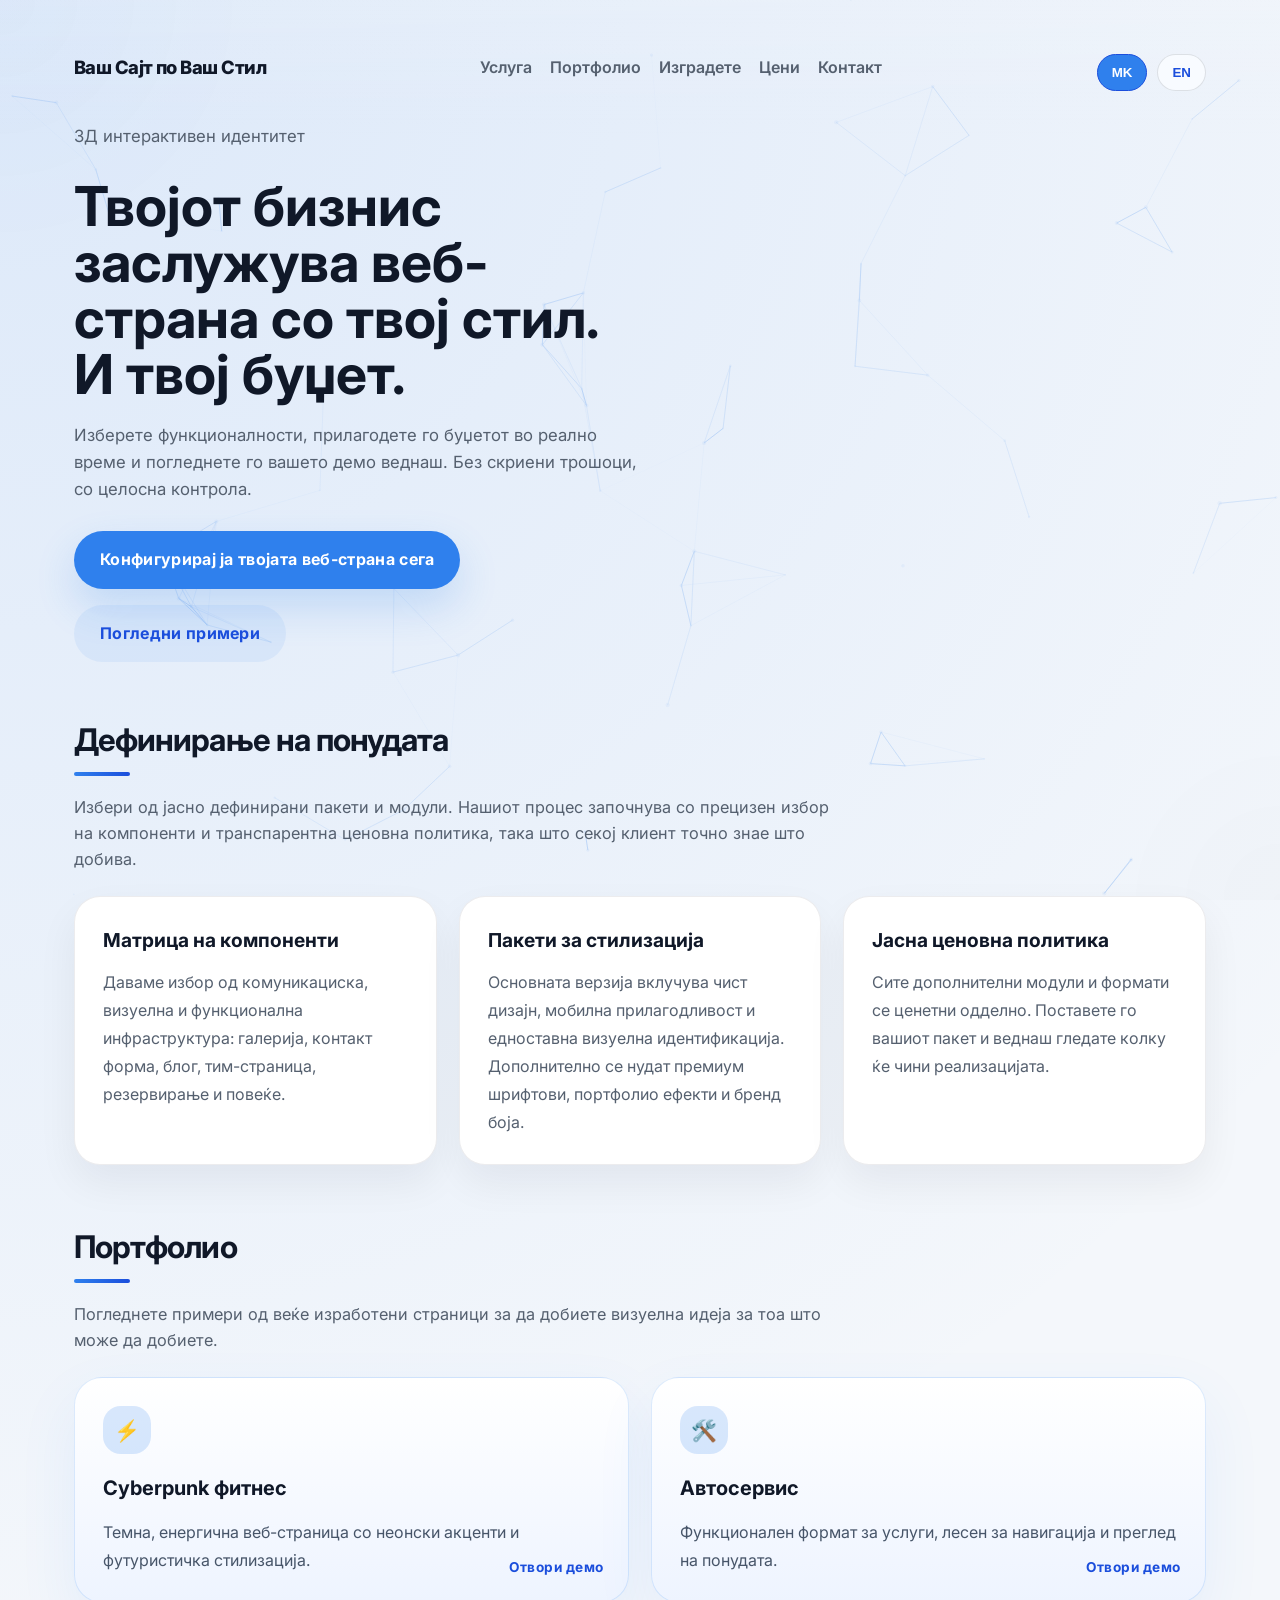
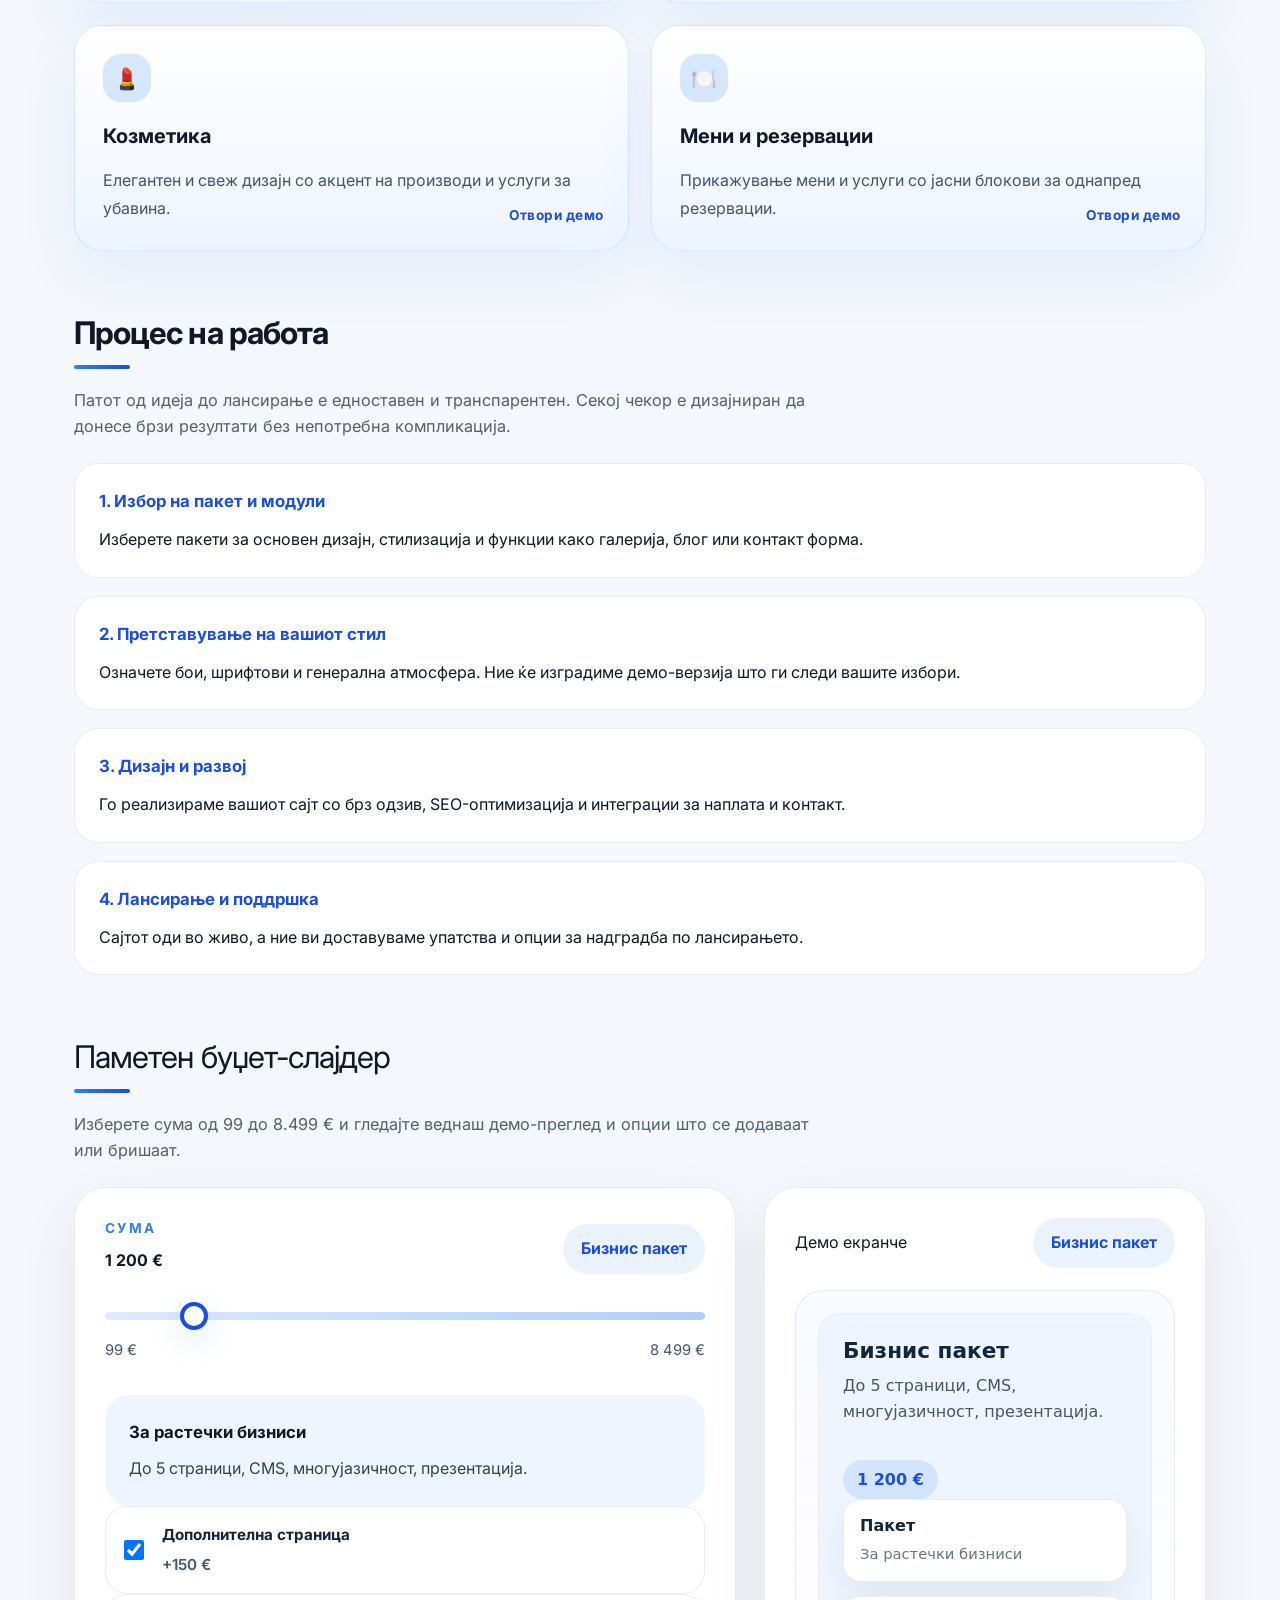
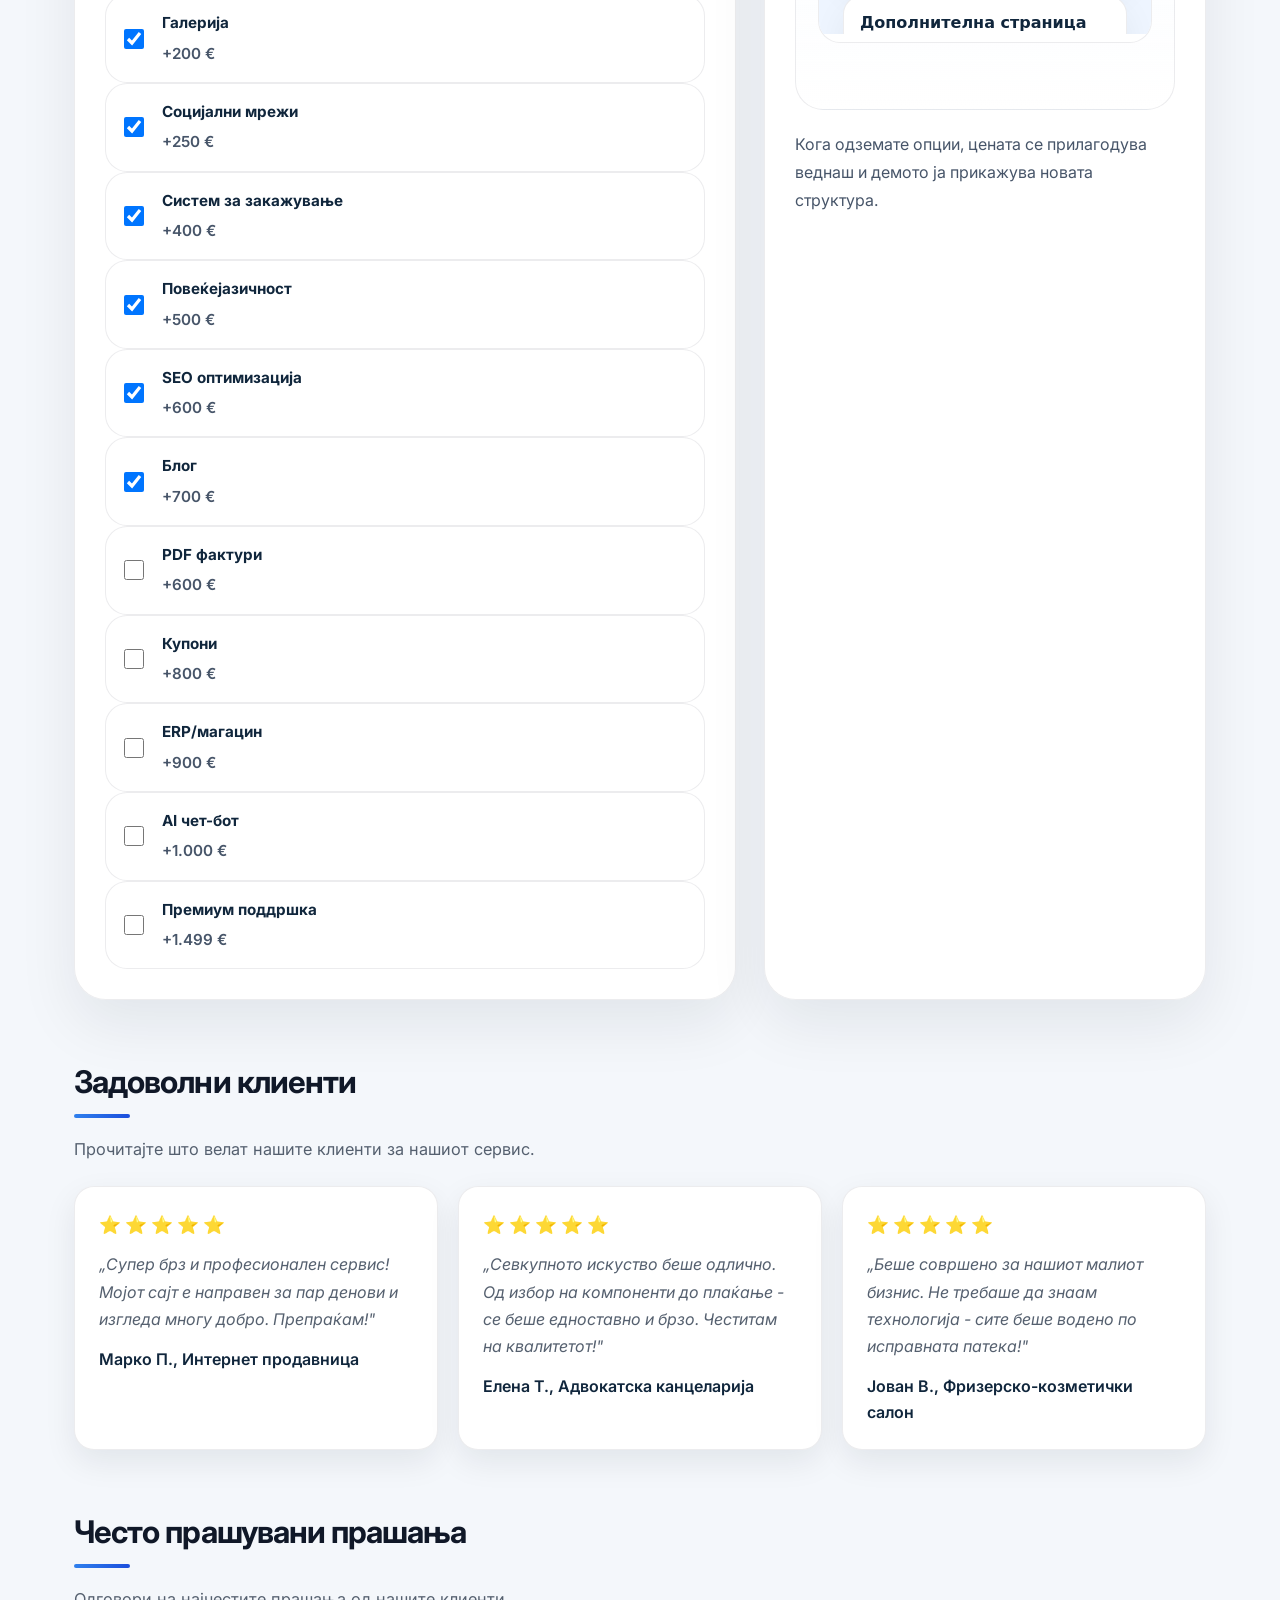
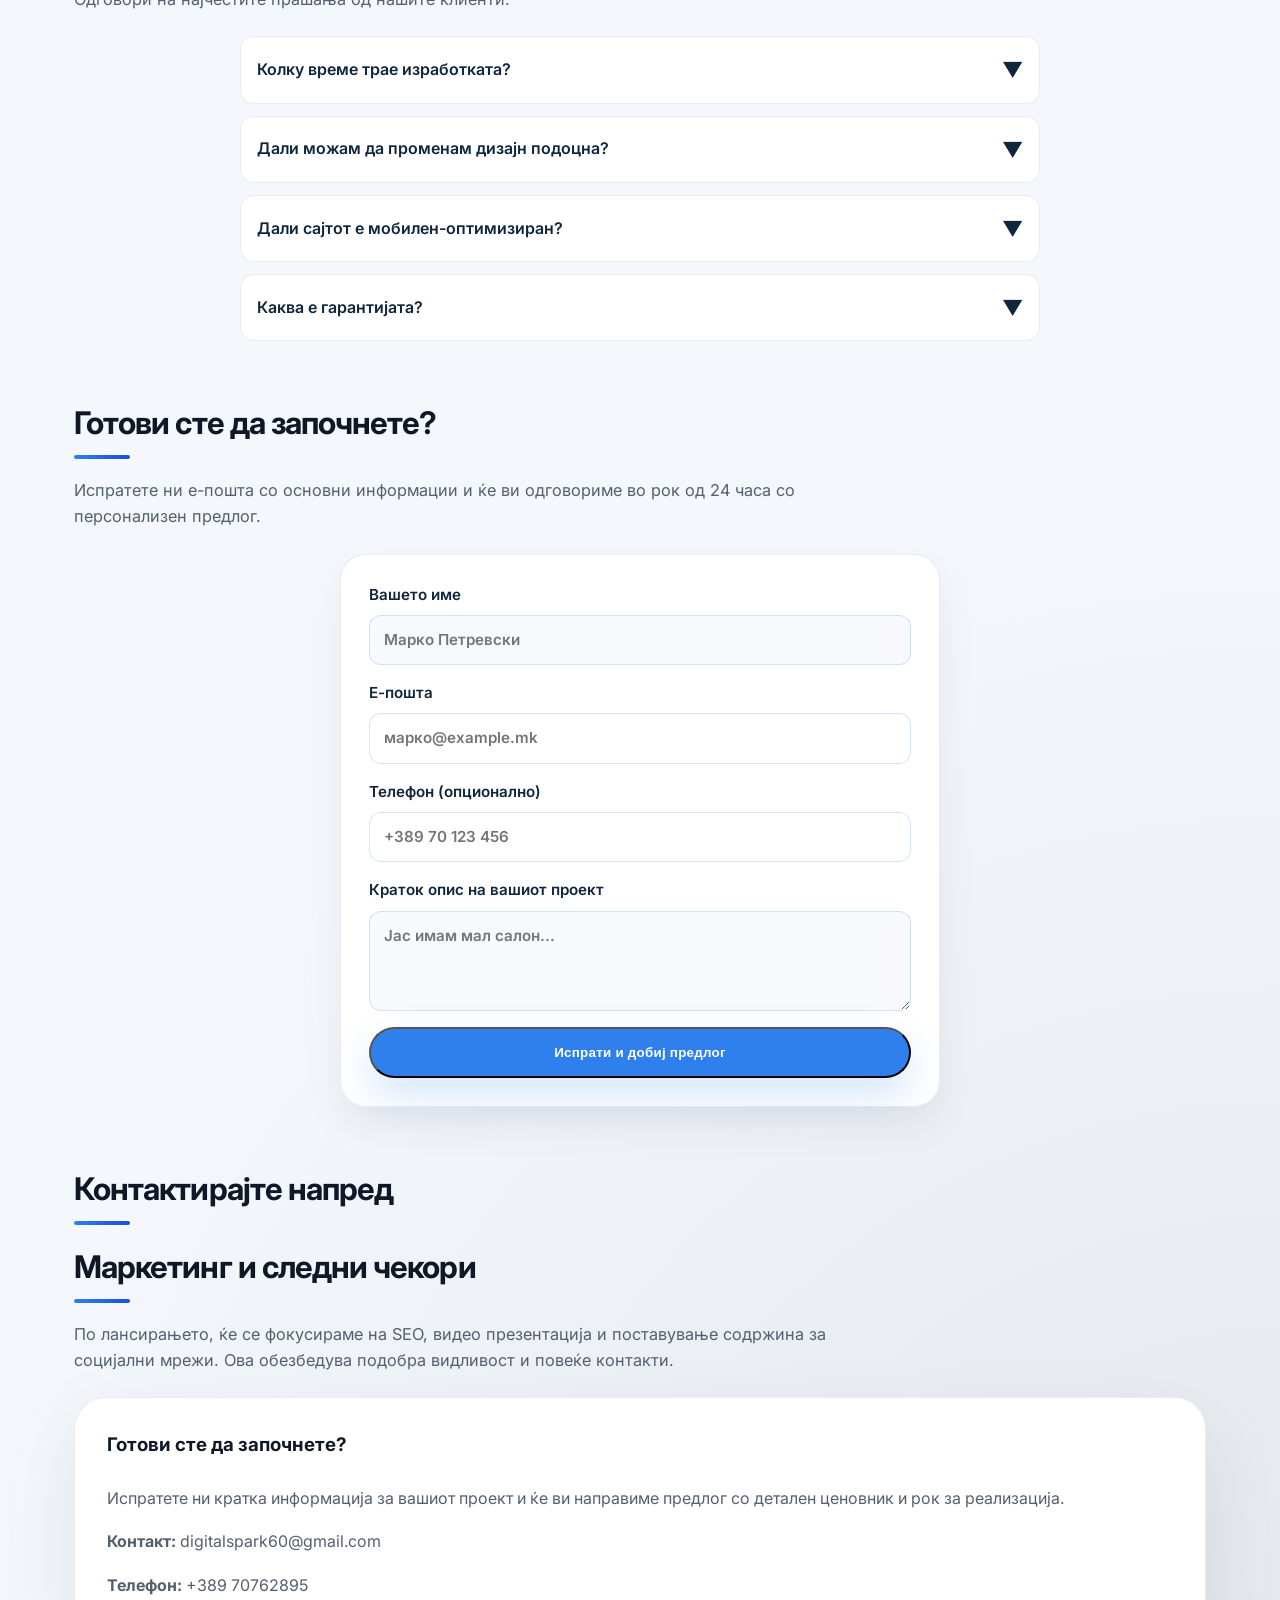
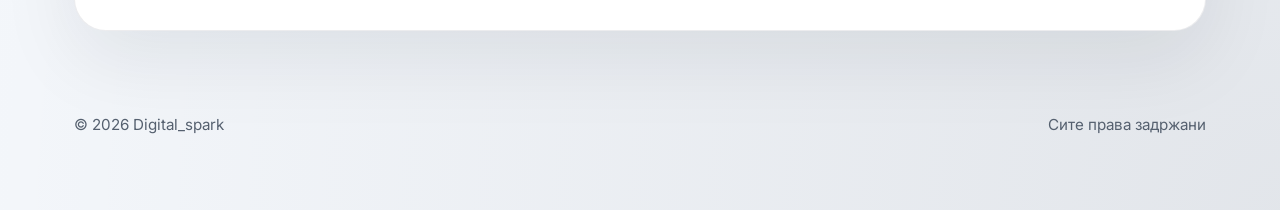
<file: index.html>
<!DOCTYPE html>
<html lang="mk">
<head>
  <meta charset="UTF-8" />
  <title>Приспособлив Веб-Дизајн | Ваш стил, ваш сајт</title>
  <meta name="google0a6cb89025a6bf10.html" content="cG70QmHIK43qw8uTvoHYPa_x5aKTsyghscz1xVOUDPs" />
  <link rel="preconnect" href="https://fonts.googleapis.com" />
  <link rel="preconnect" href="https://fonts.gstatic.com" crossorigin />
  <link href="https://fonts.googleapis.com/css2?family=Inter:wght@400;500;600;700;800&display=swap" rel="stylesheet" />
  <style>
    :root {
      --bg: #f4f7fb;
      --surface: #ffffff;
      --text: #101828;
      --muted: #55606f;
      --accent: #2f80ed;
      --accent-strong: #1b4edc;
      --border: rgba(16,24,40,.08);
      --shadow: 0 28px 80px rgba(16,24,40,.08);
    }

    * {
      box-sizing: border-box;
      margin: 0;
      padding: 0;
    }

    html {
      scroll-behavior: smooth;
    }

    body {
      font-family: 'Inter', sans-serif;
      color: var(--text);
      background: radial-gradient(circle at top left, rgba(47,128,237,.12), transparent 25%),
                  radial-gradient(circle at bottom right, rgba(17,24,39,.08), transparent 20%),
                  var(--bg);
      min-height: 100vh;
      line-height: 1.6;
    }

    body::before {
      content: '';
      position: fixed;
      inset: 0;
      background: linear-gradient(180deg, rgba(255,255,255,.12), transparent 15%);
      pointer-events: none;
      z-index: -1;
    }

    .page {
      max-width: 1180px;
      margin: 0 auto;
      padding: 28px 24px 60px;
    }

    header {
      display: flex;
      justify-content: space-between;
      align-items: center;
      gap: 16px;
      padding: 16px 0 32px;
    }

    .brand {
      font-size: 1.15rem;
      font-weight: 800;
      letter-spacing: -.03em;
      color: var(--text);
    }

    nav {
      display: flex;
      flex-wrap: wrap;
      gap: 18px;
      align-items: center;
    }

    nav a {
      color: var(--muted);
      text-decoration: none;
      font-weight: 600;
      transition: color .2s ease;
    }

    nav a:hover {
      color: var(--accent-strong);
    }

    .lang-switcher {
      display: flex;
      gap: 10px;
      padding: 10px 0 0;
    }

    .lang-btn {
      min-width: 46px;
      border: 1px solid rgba(16,24,40,.12);
      border-radius: 999px;
      background: #f8fbff;
      color: var(--accent-strong);
      font-weight: 700;
      padding: 10px 14px;
      cursor: pointer;
      transition: background .2s ease, border-color .2s ease, color .2s ease;
    }

    .lang-btn.active,
    .lang-btn:hover {
      background: var(--accent);
      border-color: var(--accent-strong);
      color: #ffffff;
    }

    .hero {
      display: grid;
      grid-template-columns: 1.05fr .95fr;
      gap: 42px;
      align-items: center;
      margin-bottom: 54px;
    }

    .hero-copy h1 {
      font-size: clamp(2.8rem, 4.3vw, 4.6rem);
      line-height: 1.02;
      margin-bottom: 20px;
      max-width: 760px;
    }

    .hero-copy p {
      max-width: 640px;
      color: var(--muted);
      margin-bottom: 28px;
      font-size: 1.05rem;
    }

    .hero-actions {
      display: flex;
      flex-wrap: wrap;
      gap: 16px;
    }

    .btn {
      display: inline-flex;
      align-items: center;
      justify-content: center;
      border-radius: 999px;
      padding: 16px 26px;
      font-weight: 700;
      letter-spacing: .02em;
      text-decoration: none;
      transition: transform .2s ease, box-shadow .2s ease, background .2s ease;
    }

    .btn-primary {
      background: var(--accent);
      color: #fff;
      box-shadow: 0 18px 40px rgba(47,128,237,.2);
    }

    .btn-secondary {
      background: rgba(47,128,237,.08);
      color: var(--accent-strong);
    }

    .btn:hover {
      transform: translateY(-2px);
    }

    .hero-panel {
      background: var(--surface);
      border: 1px solid var(--border);
      border-radius: 32px;
      padding: 32px;
      box-shadow: var(--shadow);
    }

    .hero-panel h2 {
      font-size: 1.4rem;
      margin-bottom: 18px;
    }

    .hero-panel p {
      color: var(--muted);
      margin-bottom: 22px;
    }

    .config-preview {
      display: grid;
      gap: 16px;
    }

    .preview-card {
      position: relative;
      border-radius: 24px;
      padding: 28px;
      background: #f8fbff;
      border: 1px solid rgba(47,128,237,.16);
      min-height: 260px;
      overflow: hidden;
    }

    .preview-card::before {
      content: '';
      position: absolute;
      inset: 0;
      background: radial-gradient(circle at top right, rgba(47,128,237,.08), transparent 24%);
      pointer-events: none;
    }

    .preview-header {
      display: flex;
      justify-content: space-between;
      align-items: center;
      gap: 14px;
      margin-bottom: 22px;
    }

    .preview-title {
      font-size: 1rem;
      font-weight: 700;
      color: #10263c;
    }

    .preview-badge {
      display: inline-flex;
      align-items: center;
      gap: 8px;
      padding: 8px 14px;
      border-radius: 999px;
      background: rgba(47,128,237,.12);
      color: var(--accent-strong);
      font-size: .88rem;
      font-weight: 700;
    }

    .preview-body {
      display: grid;
      gap: 14px;
    }

    .preview-body h3 {
      font-size: 1.35rem;
      margin-bottom: 8px;
    }

    .preview-body p {
      color: #41556e;
    }

    .section {
      margin-bottom: 58px;
    }

    .section-title {
      font-size: 1.95rem;
      margin-bottom: 18px;
      letter-spacing: -0.03em;
      position: relative;
      padding-bottom: 10px;
    }

    .section-title::after {
      content: '';
      position: absolute;
      left: 0;
      bottom: 0;
      width: 56px;
      height: 4px;
      border-radius: 999px;
      background: linear-gradient(90deg, var(--accent), var(--accent-strong));
    }

    .section-copy {
      max-width: 760px;
      color: var(--muted);
      margin-bottom: 24px;
      font-size: 1.02rem;
    }

    .grid-3 {
      display: grid;
      grid-template-columns: repeat(3, minmax(0, 1fr));
      gap: 22px;
    }

    .card {
      background: var(--surface);
      border: 1px solid var(--border);
      border-radius: 26px;
      padding: 28px;
      box-shadow: 0 18px 40px rgba(16,24,40,.06);
    }

    .card h3 {
      margin-bottom: 12px;
      font-size: 1.2rem;
    }

    .card p {
      color: var(--muted);
      line-height: 1.75;
    }

    .demo-grid {
      display: grid;
      grid-template-columns: repeat(2, minmax(0, 1fr));
      gap: 22px;
      margin-top: 18px;
    }

    .demo-card {
      display: block;
      position: relative;
      padding: 28px;
      border-radius: 28px;
      background: linear-gradient(180deg, #ffffff, #eef4ff);
      border: 1px solid rgba(47,128,237,.16);
      box-shadow: 0 24px 60px rgba(47,128,237,.08);
      text-decoration: none;
      color: inherit;
      transition: transform .25s ease, border-color .25s ease, box-shadow .25s ease;
    }

    .demo-card:hover {
      transform: translateY(-4px);
      border-color: var(--accent-strong);
      box-shadow: 0 28px 80px rgba(47,128,237,.14);
    }

    .demo-card h3 {
      margin-bottom: 14px;
      font-size: 1.25rem;
    }

    .demo-icon {
      display: inline-flex;
      align-items: center;
      justify-content: center;
      width: 48px;
      height: 48px;
      margin-bottom: 18px;
      border-radius: 18px;
      background: rgba(47,128,237,.18);
      color: var(--accent-strong);
      font-size: 1.3rem;
    }

    .demo-card p {
      color: #475569;
      line-height: 1.75;
    }

    .demo-card::after {
      content: 'Отвори демо';
      position: absolute;
      right: 24px;
      bottom: 24px;
      font-size: .85rem;
      color: var(--accent-strong);
      font-weight: 700;
      letter-spacing: .04em;
    }

    .list-steps {
      display: grid;
      gap: 18px;
    }

    .step {
      display: grid;
      gap: 12px;
      padding: 24px;
      background: var(--surface);
      border: 1px solid var(--border);
      border-radius: 24px;
    }

    .step h4 {
      font-size: 1.05rem;
      color: var(--accent-strong);
    }

    .feature-grid {
      display: grid;
      grid-template-columns: repeat(2, minmax(0, 1fr));
      gap: 20px;
    }

    .feature-card {
      background: rgba(47,128,237,.06);
      border-radius: 22px;
      padding: 22px;
      border: 1px solid rgba(47,128,237,.14);
    }

    .feature-card strong {
      display: block;
      margin-bottom: 8px;
      color: #10263c;
    }

    .price-grid {
      display: grid;
      gap: 22px;
      grid-template-columns: repeat(2, minmax(0, 1fr));
    }

    .pricing-card {
      background: var(--surface);
      padding: 28px;
      border-radius: 26px;
      border: 1px solid var(--border);
      box-shadow: 0 18px 40px rgba(16,24,40,.05);
    }

    .pricing-card h3 {
      margin-bottom: 16px;
    }

    .price-tag {
      display: inline-flex;
      align-items: baseline;
      gap: 8px;
      font-size: 2rem;
      font-weight: 800;
      color: var(--accent-strong);
      margin-bottom: 16px;
    }

    .pricing-card ul {
      display: grid;
      gap: 12px;
      padding-left: 18px;
      color: var(--muted);
      list-style: disc;
    }

    .contact-card {
      display: grid;
      gap: 18px;
      background: var(--surface);
      border: 1px solid var(--border);
      border-radius: 32px;
      padding: 32px;
      box-shadow: var(--shadow);
    }

    .contact-card h3 {
      margin-bottom: 8px;
    }

    .contact-card p {
      color: var(--muted);
    }

    .footer {
      padding: 24px 0 12px;
      color: var(--muted);
      font-size: .95rem;
      display: flex;
      justify-content: space-between;
      flex-wrap: wrap;
      gap: 16px;
    }

    .form-grid {
      display: grid;
      gap: 18px;
    }

    label {
      display: grid;
      gap: 8px;
      color: #10263c;
      font-weight: 600;
      font-size: .95rem;
    }

    input[type="text"], select, textarea, input[type="color"] {
      width: 100%;
      min-height: 44px;
      border: 1px solid var(--border);
      border-radius: 16px;
      padding: 12px 14px;
      font: inherit;
      color: var(--text);
      background: #f7f9fc;
      transition: border-color .2s ease, box-shadow .2s ease;
    }

    textarea {
      min-height: 132px;
      resize: vertical;
    }

    input:focus, select:focus, textarea:focus {
      outline: none;
      border-color: rgba(47,128,237,.45);
      box-shadow: 0 0 0 4px rgba(47,128,237,.12);
    }

    .form-row {
      display: grid;
      grid-template-columns: repeat(2, minmax(0, 1fr));
      gap: 18px;
    }

    .form-row .full {
      grid-column: 1 / -1;
    }

    .summary-card {
      background: linear-gradient(180deg, rgba(47,128,237,.12), rgba(255,255,255,.9));
      border-radius: 28px;
      padding: 24px;
      border: 1px solid rgba(47,128,237,.18);
    }

    .summary-card h3 {
      margin-bottom: 16px;
    }

    .summary-item {
      display: flex;
      justify-content: space-between;
      gap: 18px;
      padding: 14px 0;
      border-bottom: 1px solid rgba(16,24,40,.06);
      color: #10263c;
    }

    .summary-item:last-child {
      border-bottom: none;
    }

    @media (max-width: 980px) {
      .hero { grid-template-columns: 1fr; }
      .grid-3, .feature-grid, .price-grid { grid-template-columns: 1fr; }
      .form-row { grid-template-columns: 1fr; }
    }

    .components-grid {
      display: grid;
      grid-template-columns: repeat(2, minmax(0, 1fr));
      gap: 16px;
      margin-bottom: 24px;
    }

    .component-checkbox {
      display: flex;
      align-items: flex-start;
      gap: 12px;
      padding: 14px;
      background: rgba(47,128,237,.06);
      border: 1px solid rgba(47,128,237,.14);
      border-radius: 14px;
      cursor: pointer;
      transition: all .2s ease;
    }

    .component-checkbox:hover {
      background: rgba(47,128,237,.1);
      border-color: rgba(47,128,237,.3);
    }

    .component-checkbox input {
      margin-top: 4px;
      cursor: pointer;
    }

    .component-info {
      flex: 1;
      font-size: .95rem;
    }

    .component-info strong {
      display: block;
      margin-bottom: 4px;
      color: #10263c;
    }

    .component-price {
      font-size: .85rem;
      color: var(--accent-strong);
      font-weight: 700;
      margin-top: 4px;
    }

    .cart-summary {
      background: linear-gradient(180deg, rgba(47,128,237,.1), rgba(255,255,255,.95));
      border-radius: 20px;
      padding: 20px;
      border: 1px solid rgba(47,128,237,.16);
    }

    .cart-item {
      display: flex;
      justify-content: space-between;
      gap: 12px;
      padding: 10px 0;
      border-bottom: 1px solid rgba(16,24,40,.06);
      font-size: .95rem;
    }

    .cart-item:last-child {
      border-bottom: none;
    }

    .cart-total {
      display: flex;
      justify-content: space-between;
      gap: 12px;
      padding: 12px 0;
      margin-top: 12px;
      border-top: 2px solid rgba(47,128,237,.2);
      font-weight: 700;
      font-size: 1.05rem;
    }

    .testimonial-grid {
      display: grid;
      grid-template-columns: repeat(3, minmax(0, 1fr));
      gap: 20px;
      margin-top: 24px;
    }

    .testimonial-card {
      background: var(--surface);
      border: 1px solid var(--border);
      border-radius: 20px;
      padding: 24px;
      box-shadow: 0 12px 32px rgba(16,24,40,.08);
    }

    .testimonial-rating {
      display: flex;
      gap: 4px;
      margin-bottom: 12px;
    }

    .testimonial-rating span {
      color: #fbbf24;
      font-size: 1.1rem;
    }

    .testimonial-text {
      color: var(--muted);
      margin-bottom: 14px;
      line-height: 1.7;
      font-style: italic;
    }

    .testimonial-author {
      font-weight: 600;
      color: #10263c;
    }

    .faq-item {
      background: var(--surface);
      border: 1px solid var(--border);
      border-radius: 14px;
      overflow: hidden;
      margin-bottom: 12px;
    }

    .faq-question {
      display: flex;
      justify-content: space-between;
      align-items: center;
      gap: 16px;
      padding: 16px;
      cursor: pointer;
      font-weight: 600;
      color: #10263c;
      transition: background .2s ease;
    }

    .faq-question:hover {
      background: rgba(47,128,237,.04);
    }

    .faq-toggle {
      font-size: 1.3rem;
      transition: transform .3s ease;
    }

    .faq-toggle.active {
      transform: rotate(180deg);
    }

    .faq-answer {
      display: none;
      padding: 0 16px 16px;
      color: var(--muted);
      line-height: 1.7;
      border-top: 1px solid rgba(47,128,237,.12);
    }

    .faq-answer.active {
      display: block;
    }

    .btn-secondary {
      background: rgba(47,128,237,.08);
      color: var(--accent-strong);
    }

    @media (max-width: 980px) {
      .hero { grid-template-columns: 1fr; }
      .grid-3, .feature-grid, .price-grid, .testimonial-grid { grid-template-columns: 1fr; }
      .form-row, .components-grid { grid-template-columns: 1fr; }
    }
  </style>
  <link rel="stylesheet" href="3d-demo.css">
  <script src="https://www.paypal.com/sdk/js?client-id=sb&currency=EUR" defer></script>
  <script src="3d-demo.js" defer></script>
</head>
<body>
  <div class="page">
    <header>
      <div class="brand translate" data-mk="Ваш Сајт по Ваш Стил" data-en="Your Site, Your Style">Ваш Сајт по Ваш Стил</div>
      <nav>
        <a href="#offer" class="translate" data-mk="Услуга" data-en="Service">Услуга</a>
        <a href="#portfolio" class="translate" data-mk="Портфолио" data-en="Portfolio">Портфолио</a>
        <a href="#builder" class="translate" data-mk="Изградете" data-en="Build">Изградете</a>
        <a href="#price" class="translate" data-mk="Цени" data-en="Pricing">Цени</a>
        <a href="#booking" class="translate" data-mk="Контакт" data-en="Contact">Контакт</a>
      </nav>
      <div class="lang-switcher">
        <button class="lang-btn active" type="button" data-lang="mk">MK</button>
        <button class="lang-btn" type="button" data-lang="en">EN</button>
      </div>
    </header>

    <section class="hero">
      <div class="hero-copy">
        <p class="eyebrow translate" data-mk="3Д интерактивен идентитет" data-en="3D interactive identity">3Д интерактивен идентитет</p>
        <h1 class="translate" data-mk="Твојот бизнис заслужува веб-страна со твој стил. И твој буџет." data-en="Your business deserves a website with your style. And your budget.">Твојот бизнис заслужува веб-страна со твој стил. И твој буџет.</h1>
        <p class="translate" data-mk="Изберете функционалности, прилагодете го буџетот во реално време и погледнете го вашето демо веднаш. Без скриени трошоци, со целосна контрола." data-en="Choose features, adjust your budget in real time, and see your demo instantly. No hidden costs, complete control.">Изберете функционалности, прилагодете го буџетот во реално време и погледнете го вашето демо веднаш. Без скриени трошоци, со целосна контрола.</p>
        <div class="hero-actions">
          <a href="#payment" class="btn btn-primary translate" data-mk="Конфигурирај ја твојата веб-страна сега" data-en="Configure your website now">Конфигурирај ја твојата веб-страна сега</a>
          <a href="#portfolio" class="btn btn-secondary translate" data-mk="Погледни примери" data-en="View examples">Погледни примери</a>
        </div>
      </div>
    </section>

    <section id="offer" class="section">
      <h2 class="section-title translate" data-mk="Дефинирање на понудата" data-en="Defining the offer">Дефинирање на понудата</h2>
      <p class="section-copy translate" data-mk="Избери од јасно дефинирани пакети и модули. Нашиот процес започнува со прецизен избор на компоненти и транспарентна ценовна политика, така што секој клиент точно знае што добива." data-en="Choose from clearly defined packages and modules. Our process starts with a precise component selection and transparent pricing, so every client knows exactly what they get.">Избери од јасно дефинирани пакети и модули. Нашиот процес започнува со прецизен избор на компоненти и транспарентна ценовна политика, така што секој клиент точно знае што добива.</p>
      <div class="grid-3">
        <div class="card">
          <h3 class="translate" data-mk="Матрица на компоненти" data-en="Component matrix">Матрица на компоненти</h3>
          <p class="translate" data-mk="Даваме избор од комуникациска, визуелна и функционална инфраструктура: галерија, контакт форма, блог, тим-страница, резервирање и повеќе." data-en="We offer choices for communication, visual, and functional infrastructure: gallery, contact form, blog, team page, booking, and more.">Даваме избор од комуникациска, визуелна и функционална инфраструктура: галерија, контакт форма, блог, тим-страница, резервирање и повеќе.</p>
        </div>
        <div class="card">
          <h3 class="translate" data-mk="Пакети за стилизација" data-en="Styling packages">Пакети за стилизација</h3>
          <p class="translate" data-mk="Основната верзија вклучува чист дизајн, мобилна прилагодливост и едноставна визуелна идентификација. Дополнително се нудат премиум шрифтови, портфолио ефекти и бренд боја." data-en="The base version includes clean design, mobile responsiveness, and simple visual identity. Premium fonts, portfolio effects, and brand color upgrades are available.">Основната верзија вклучува чист дизајн, мобилна прилагодливост и едноставна визуелна идентификација. Дополнително се нудат премиум шрифтови, портфолио ефекти и бренд боја.</p>
        </div>
        <div class="card">
          <h3 class="translate" data-mk="Јасна ценовна политика" data-en="Clear pricing policy">Јасна ценовна политика</h3>
          <p class="translate" data-mk="Сите дополнителни модули и формати се ценетни одделно. Поставете го вашиот пакет и веднаш гледате колку ќе чини реализацијата." data-en="All additional modules and formats are priced separately. Build your package and instantly see the total cost.">Сите дополнителни модули и формати се ценетни одделно. Поставете го вашиот пакет и веднаш гледате колку ќе чини реализацијата.</p>
        </div>
      </div>
    </section>

    <section id="portfolio" class="section">
      <h2 class="section-title translate" data-mk="Портфолио" data-en="Portfolio">Портфолио</h2>
      <p class="section-copy translate" data-mk="Погледнете примери од веќе изработени страници за да добиете визуелна идеја за тоа што може да добиете." data-en="See examples of completed pages to get a visual idea of what you can receive.">Погледнете примери од веќе изработени страници за да добиете визуелна идеја за тоа што може да добиете.</p>
      <div class="demo-grid">
        <a class="demo-card" href="fitnes.html" target="_blank">
          <span class="demo-icon">⚡</span>
          <h3 class="translate" data-mk="Cyberpunk фитнес" data-en="Cyberpunk fitness">Cyberpunk фитнес</h3>
          <p class="translate" data-mk="Темна, енергична веб-страница со неонски акценти и футуристичка стилизација." data-en="A dark, energetic website with neon accents and futuristic styling.">Темна, енергична веб-страница со неонски акценти и футуристичка стилизација.</p>
        </a>
        <a class="demo-card" href="avtoservis.html" target="_blank">
          <span class="demo-icon">🛠️</span>
          <h3 class="translate" data-mk="Автосервис" data-en="Auto service">Автосервис</h3>
          <p class="translate" data-mk="Функционален формат за услуги, лесен за навигација и преглед на понудата." data-en="A functional service layout, easy to navigate and review offerings.">Функционален формат за услуги, лесен за навигација и преглед на понудата.</p>
        </a>
        <a class="demo-card" href="kozmetika.html" target="_blank">
          <span class="demo-icon">💄</span>
          <h3 class="translate" data-mk="Козметика" data-en="Cosmetics">Козметика</h3>
          <p class="translate" data-mk="Елегантен и свеж дизајн со акцент на производи и услуги за убавина." data-en="Elegant and fresh design with a focus on beauty products and services.">Елегантен и свеж дизајн со акцент на производи и услуги за убавина.</p>
        </a>
        <a class="demo-card" href="meni4.html" target="_blank">
          <span class="demo-icon">🍽️</span>
          <h3 class="translate" data-mk="Мени и резервации" data-en="Menu and reservations">Мени и резервации</h3>
          <p class="translate" data-mk="Прикажување мени и услуги со јасни блокови за однапред резервации." data-en="Menu and service display with clear booking blocks.">Прикажување мени и услуги со јасни блокови за однапред резервации.</p>
        </a>
      </div>
    </section>

    <section id="process" class="section">
      <h2 class="section-title translate" data-mk="Процес на работа" data-en="Work process">Процес на работа</h2>
      <p class="section-copy translate" data-mk="Патот од идеја до лансирање е едноставен и транспарентен. Секој чекор е дизајниран да донесе брзи резултати без непотребна компликација." data-en="The path from idea to launch is simple and transparent. Each step is designed to deliver fast results without unnecessary complexity.">Патот од идеја до лансирање е едноставен и транспарентен. Секој чекор е дизајниран да донесе брзи резултати без непотребна компликација.</p>
      <div class="list-steps">
        <div class="step">
          <h4 class="translate" data-mk="1. Избор на пакет и модули" data-en="1. Choose package and modules">1. Избор на пакет и модули</h4>
          <p class="translate" data-mk="Изберете пакети за основен дизајн, стилизација и функции како галерија, блог или контакт форма." data-en="Choose packages for base design, styling, and features like gallery, blog, or contact form.">Изберете пакети за основен дизајн, стилизација и функции како галерија, блог или контакт форма.</p>
        </div>
        <div class="step">
          <h4 class="translate" data-mk="2. Претставување на вашиот стил" data-en="2. Share your style">2. Претставување на вашиот стил</h4>
          <p class="translate" data-mk="Означете бои, шрифтови и генерална атмосфера. Ние ќе изградиме демо-верзија што ги следи вашите избори." data-en="Specify colors, fonts, and overall mood. We will create a demo version that follows your choices.">Означете бои, шрифтови и генерална атмосфера. Ние ќе изградиме демо-верзија што ги следи вашите избори.</p>
        </div>
        <div class="step">
          <h4 class="translate" data-mk="3. Дизајн и развој" data-en="3. Design and development">3. Дизајн и развој</h4>
          <p class="translate" data-mk="Го реализираме вашиот сајт со брз одзив, SEO-оптимизација и интеграции за наплата и контакт." data-en="We build your site with fast response, SEO optimization, and payment and contact integrations.">Го реализираме вашиот сајт со брз одзив, SEO-оптимизација и интеграции за наплата и контакт.</p>
        </div>
        <div class="step">
          <h4 class="translate" data-mk="4. Лансирање и поддршка" data-en="4. Launch and support">4. Лансирање и поддршка</h4>
          <p class="translate" data-mk="Сајтот оди во живо, а ние ви доставуваме упатства и опции за надградба по лансирањето." data-en="The site goes live, and we provide guidance and upgrade options after launch.">Сајтот оди во живо, а ние ви доставуваме упатства и опции за надградба по лансирањето.</p>
        </div>
      </div>
    </section>

    <canvas id="backgroundScene" class="background-canvas" aria-hidden="true"></canvas>

    <section id="payment" class="section">
      <div class="section-title translate" data-mk="Паметен буџет-слајдер" data-en="Smart budget slider">Паметен буџет-слајдер</div>
      <p class="section-copy translate" data-mk="Изберете сума од 99 до 8.499 € и гледајте веднаш демо-преглед и опции што се додаваат или бришаат." data-en="Pick a sum from 99 to 8,499 € and watch the demo preview update instantly with add/remove options.">Изберете сума од 99 до 8.499 € и гледајте веднаш демо-преглед и опции што се додаваат или бришаат.</p>
      <div class="budget-section">
        <div class="budget-panel">
          <div class="budget-header">
            <div>
              <span class="budget-label translate" data-mk="Сума" data-en="Budget">Сума</span>
              <strong id="budgetValue">€1,200</strong>
            </div>
            <span class="budget-stage-tag" id="budgetPackageLabel">Бизнис пакет</span>
          </div>

          <div class="budget-slider-wrap">
            <input id="budgetSlider" type="range" min="99" max="8499" step="1" value="1200">
            <div class="budget-slider-labels">
              <span>99 €</span>
              <span>8 499 €</span>
            </div>
          </div>

          <div class="budget-package-summary">
            <strong id="packageName">Раст на бизнисот</strong>
            <p id="packageDetails">До 5 страници, SEO оптимизација, социјални интеграции и повеќејазичност.</p>
          </div>

          <div class="budget-features" id="featureOptions"></div>
        </div>

        <div class="demo-screen">
          <div class="demo-screen-header">
            <span class="translate" data-mk="Демо екранче" data-en="Demo preview">Демо екранче</span>
            <span id="budgetStageTag" class="budget-stage-tag">Бизнис пакет</span>
          </div>
          <div class="demo-preview">
            <div class="demo-frame"><iframe id="demoFrame" title="Interactive demo preview"></iframe></div>
          </div>
          <p class="demo-note translate" data-mk="Кога одземате опции, цената се прилагодува веднаш и демото ја прикажува новата структура." data-en="When you remove options, the price updates immediately and the preview reflects the new structure.">Кога одземате опции, цената се прилагодува веднаш и демото ја прикажува новата структура.</p>
          <div class="paypal-container" id="paypal-button-container"></div>
        </div>
      </div>
    </section>

    <section id="testimonials" class="section">
      <h2 class="section-title translate" data-mk="Задоволни клиенти" data-en="Happy clients">Задоволни клиенти</h2>
      <p class="section-copy translate" data-mk="Прочитајте што велат нашите клиенти за нашиот сервис." data-en="See what our clients say about our service.">Прочитајте што велат нашите клиенти за нашиот сервис.</p>
      <div class="testimonial-grid">
        <div class="testimonial-card">
          <div class="testimonial-rating">
            <span>⭐</span><span>⭐</span><span>⭐</span><span>⭐</span><span>⭐</span>
          </div>
          <p class="testimonial-text translate" data-mk="„Супер брз и професионален сервис! Мојот сајт е направен за пар денови и изгледа многу добро. Препраќам!"" data-en="„Super fast and professional! My site was built in days and looks amazing. Highly recommend!"">„Супер брз и професионален сервис! Мојот сајт е направен за пар денови и изгледа многу добро. Препраќам!"</p>
          <p class="testimonial-author">Марко П., Интернет продавница</p>
        </div>
        <div class="testimonial-card">
          <div class="testimonial-rating">
            <span>⭐</span><span>⭐</span><span>⭐</span><span>⭐</span><span>⭐</span>
          </div>
          <p class="testimonial-text translate" data-mk="„Севкупното искуство беше одлично. Од избор на компоненти до плаќање - се беше едноставно и брзо. Честитам на квалитетот!"" data-en="„The whole experience was excellent. From component selection to payment - everything was simple and fast. Great quality!"">„Севкупното искуство беше одлично. Од избор на компоненти до плаќање - се беше едноставно и брзо. Честитам на квалитетот!"</p>
          <p class="testimonial-author">Елена Т., Адвокатска канцеларија</p>
        </div>
        <div class="testimonial-card">
          <div class="testimonial-rating">
            <span>⭐</span><span>⭐</span><span>⭐</span><span>⭐</span><span>⭐</span>
          </div>
          <p class="testimonial-text translate" data-mk="„Беше совршено за нашиот малиот бизнис. Не требаше да знаам технологија - сите беше водено по исправната патека!"" data-en="„Perfect for our small business. I didn't need to know any tech - everything was guided step by step!"">„Беше совршено за нашиот малиот бизнис. Не требаше да знаам технологија - сите беше водено по исправната патека!"</p>
          <p class="testimonial-author">Јован В., Фризерско-козметички салон</p>
        </div>
      </div>
    </section>

    <section id="faq" class="section">
      <h2 class="section-title translate" data-mk="Често прашувани прашања" data-en="Frequently asked questions">Често прашувани прашања</h2>
      <p class="section-copy translate" data-mk="Одговори на најчестите прашања од нашите клиенти." data-en="Answers to the most common questions from our clients.">Одговори на најчестите прашања од нашите клиенти.</p>
      
      <div style="max-width: 800px; margin: 0 auto;">
        <div class="faq-item">
          <div class="faq-question" onclick="this.querySelector('.faq-toggle').classList.toggle('active'); this.parentElement.querySelector('.faq-answer').classList.toggle('active');">
            <span class="translate" data-mk="Колку време трае изработката?" data-en="How long does it take?">Колку време трае изработката?</span>
            <span class="faq-toggle">▼</span>
          </div>
          <div class="faq-answer translate" data-mk="Просечно, сајтот е готов во 3-7 денови, зависно од изборот на компоненти и вашиот одзив. Брзина е наша приоритета." data-en="On average, your site is ready in 3-7 days, depending on your component choices and response time. Speed is our priority.">Просечно, сајтот е готов во 3-7 денови, зависно од изборот на компоненти и вашиот одзив. Брзина е наша приоритета.</div>
        </div>
        <div class="faq-item">
          <div class="faq-question" onclick="this.querySelector('.faq-toggle').classList.toggle('active'); this.parentElement.querySelector('.faq-answer').classList.toggle('active');">
            <span class="translate" data-mk="Дали можам да променам дизајн подоцна?" data-en="Can I change the design later?">Дали можам да променам дизајн подоцна?</span>
            <span class="faq-toggle">▼</span>
          </div>
          <div class="faq-answer translate" data-mk="Апсолутно! Нудиме поддршка и надградба. Можеш да ги додаваш нови компоненти во секој момент." data-en="Absolutely! We offer support and upgrades. You can add new components anytime.">Апсолутно! Нудиме поддршка и надградба. Можеш да ги додаваш нови компоненти во секој момент.</div>
        </div>
        <div class="faq-item">
          <div class="faq-question" onclick="this.querySelector('.faq-toggle').classList.toggle('active'); this.parentElement.querySelector('.faq-answer').classList.toggle('active');">
            <span class="translate" data-mk="Дали сајтот е мобилен-оптимизиран?" data-en="Is it mobile optimized?">Дали сајтот е мобилен-оптимизиран?</span>
            <span class="faq-toggle">▼</span>
          </div>
          <div class="faq-answer translate" data-mk="Да, сите наши сајтови се целосно адаптивни и оптимизирани за мобилни уреди." data-en="Yes, all our sites are fully responsive and optimized for mobile devices.">Да, сите наши сајтови се целосно адаптивни и оптимизирани за мобилни уреди.</div>
        </div>
        <div class="faq-item">
          <div class="faq-question" onclick="this.querySelector('.faq-toggle').classList.toggle('active'); this.parentElement.querySelector('.faq-answer').classList.toggle('active');">
            <span class="translate" data-mk="Каква е гарантијата?" data-en="What is the warranty?">Каква е гарантијата?</span>
            <span class="faq-toggle">▼</span>
          </div>
          <div class="faq-answer translate" data-mk="Нудиме 30 денови бесплатна поддршка по лансирање. После тоа, можеш да ја избереш годишна поддршка или самостално одржување." data-en="We offer 30 days of free support after launch. After that, you can choose annual support or self-maintenance.">Нудиме 30 денови бесплатна поддршка по лансирање. После тоа, можеш да ја избереш годишна поддршка или самостално одржување.</div>
        </div>
      </div>
    </section>

    <section id="booking" class="section">
      <h2 class="section-title translate" data-mk="Готови сте да започнете?" data-en="Ready to get started?">Готови сте да започнете?</h2>
      <p class="section-copy translate" data-mk="Испратете ни е-пошта со основни информации и ќе ви одговориме во рок од 24 часа со персонализен предлог." data-en="Send us an email with basic info and we'll respond within 24 hours with a personalized proposal.">Испратете ни е-пошта со основни информации и ќе ви одговориме во рок од 24 часа со персонализен предлог.</p>
      
      <div style="max-width: 600px; margin: 24px auto 0;">
        <div class="card" style="padding: 28px;">
          <form id="contactForm" style="display: grid; gap: 16px;">
            <label style="display: grid; gap: 8px;">
              <span class="translate" data-mk="Вашето име" data-en="Your name">Вашето име</span>
              <input type="text" name="name" required placeholder="Марко Петревски" style="padding: 12px 14px; border: 1px solid rgba(47,128,237,.2); border-radius: 12px; font: inherit;">
            </label>
            <label style="display: grid; gap: 8px;">
              <span class="translate" data-mk="Е-пошта" data-en="Email">Е-пошта</span>
              <input type="email" name="email" required placeholder="марко@example.mk" style="padding: 12px 14px; border: 1px solid rgba(47,128,237,.2); border-radius: 12px; font: inherit;">
            </label>
            <label style="display: grid; gap: 8px;">
              <span class="translate" data-mk="Телефон (опционално)" data-en="Phone (optional)">Телефон (опционално)</span>
              <input type="tel" name="phone" placeholder="+389 70 123 456" style="padding: 12px 14px; border: 1px solid rgba(47,128,237,.2); border-radius: 12px; font: inherit;">
            </label>
            <label style="display: grid; gap: 8px;">
              <span class="translate" data-mk="Краток опис на вашиот проект" data-en="Brief project description">Краток опис на вашиот проект</span>
              <textarea name="message" required placeholder="Јас имам мал салон..." style="padding: 12px 14px; border: 1px solid rgba(47,128,237,.2); border-radius: 12px; font: inherit; min-height: 100px; resize: vertical;"></textarea>
            </label>
            <button type="submit" class="btn btn-primary translate" style="width: 100%; text-align: center;" data-mk="Испрати и добиј предлог" data-en="Send & get proposal">Испрати и добиј предлог</button>
          </form>
        </div>
      </div>
    </section>

    <section id="contact" class="section">
      <h2 class="section-title translate" data-mk="Контактирајте напред" data-en="Contact us first">Контактирајте напред</h2>
      <h2 class="section-title translate" data-mk="Маркетинг и следни чекори" data-en="Marketing and next steps">Маркетинг и следни чекори</h2>
      <p class="section-copy translate" data-mk="По лансирањето, ќе се фокусираме на SEO, видео презентација и поставување содржина за социјални мрежи. Ова обезбедува подобра видливост и повеќе контакти." data-en="After launch, we focus on SEO, video presentation, and social content setup. This brings better visibility and more leads.">По лансирањето, ќе се фокусираме на SEO, видео презентација и поставување содржина за социјални мрежи. Ова обезбедува подобра видливост и повеќе контакти.</p>
      <div class="contact-card">
        <h3 class="translate" data-mk="Готови сте да започнете?" data-en="Ready to get started?">Готови сте да започнете?</h3>
        <p class="translate" data-mk="Испратете ни кратка информација за вашиот проект и ќе ви направиме предлог со детален ценовник и рок за реализација." data-en="Send us a brief project overview and we will provide a proposal with detailed pricing and timeline.">Испратете ни кратка информација за вашиот проект и ќе ви направиме предлог со детален ценовник и рок за реализација.</p>
        <p><strong class="translate" data-mk="Контакт:" data-en="Contact:">Контакт:</strong> digitalspark60@gmail.com</p>
        <p><strong class="translate" data-mk="Телефон:" data-en="Phone:">Телефон:</strong> +389 70762895</p>
      </div>
    </section>

    <footer class="footer">
      <span class="translate" data-mk="© 2026 Digital_spark" data-en="© 2026 Digital_spark">© 2026 Digital_spark</span>
      <span class="translate" data-mk="Сите права се задржани" data-en="All rights reserved">Сите права задржани</span>
    </footer>
  </div>
</body>
</html>
</file>
<file: 3d-demo.css>
:root {
  --bg: #f4f7fb;
  --surface: #ffffff;
  --text: #101828;
  --muted: #55606f;
  --accent: #2f80ed;
  --accent-strong: #1b4edc;
}

.background-canvas {
  position: fixed;
  inset: 0;
  width: 100%;
  height: 100%;
  z-index: -1;
  opacity: 0.28;
  pointer-events: none;
  background: radial-gradient(circle at top left, rgba(47,128,237,.08), transparent 18%),
              radial-gradient(circle at bottom right, rgba(17,24,39,.06), transparent 12%);
}

.budget-section {
  display: grid;
  grid-template-columns: 1.2fr .8fr;
  gap: 28px;
}
.budget-panel,
.demo-screen {
  background: rgba(255,255,255,.95);
  border: 1px solid rgba(16,24,40,.08);
  border-radius: 32px;
  box-shadow: 0 24px 60px rgba(16,24,40,.08);
  padding: 30px;
}
.budget-header {
  display: flex;
  justify-content: space-between;
  align-items: flex-end;
  gap: 18px;
  margin-bottom: 24px;
}
.budget-label {
  display: block;
  font-size: .85rem;
  font-weight: 700;
  letter-spacing: .18em;
  text-transform: uppercase;
  color: var(--accent);
  margin-bottom: 8px;
}
.budget-amount {
  font-size: clamp(2.5rem, 4vw, 3.2rem);
  font-weight: 900;
  color: var(--accent-strong);
}
.budget-stage-tag {
  display: inline-flex;
  align-items: center;
  justify-content: center;
  padding: 12px 18px;
  border-radius: 999px;
  background: rgba(47,128,237,.1);
  color: var(--accent-strong);
  font-weight: 700;
  white-space: nowrap;
}
.budget-slider-wrap {
  margin-top: 28px;
}
#budgetSlider {
  width: 100%;
  height: 8px;
  border-radius: 999px;
  background: linear-gradient(90deg, rgba(47,128,237,.16), rgba(47,128,237,.38));
  outline: none;
  -webkit-appearance: none;
}
#budgetSlider::-webkit-slider-thumb {
  -webkit-appearance: none;
  width: 28px;
  height: 28px;
  border-radius: 50%;
  background: #fff;
  border: 4px solid var(--accent-strong);
  cursor: pointer;
  box-shadow: 0 10px 30px rgba(47,128,237,.2);
}
.budget-slider-labels {
  display: flex;
  justify-content: space-between;
  align-items: center;
  margin-top: 12px;
  color: #475569;
  font-size: .92rem;
}
.budget-package-summary {
  margin-top: 32px;
  padding: 24px;
  border-radius: 24px;
  background: rgba(47,128,237,.08);
}
.budget-package-summary strong {
  display: block;
  font-size: 1.05rem;
  margin-bottom: 8px;
}
.budget-package-summary p {
  margin: 0;
  color: #334155;
  line-height: 1.75;
}
.feature-list,
.feature-toggle-list {
  display: grid;
  gap: 12px;
  margin-top: 28px;
}
.feature-toggle {
  display: grid;
  grid-template-columns: auto 1fr;
  gap: 18px;
  align-items: center;
  padding: 16px 18px;
  border-radius: 22px;
  border: 1px solid rgba(16,24,40,.08);
  background: #fff;
}
.feature-toggle input {
  width: 20px;
  height: 20px;
  accent: var(--accent-strong);
}
.feature-toggle strong {
  margin-bottom: 6px;
  display: block;
}
.feature-toggle p {
  margin: 0;
  color: #475569;
  line-height: 1.6;
  font-size: .95rem;
}
.demo-screen-header {
  display: flex;
  justify-content: space-between;
  align-items: center;
  gap: 18px;
  margin-bottom: 22px;
}
.demo-preview {
  min-height: 420px;
  padding: 22px;
  border-radius: 28px;
  border: 1px solid rgba(16,24,40,.08);
  background: linear-gradient(180deg, rgba(47,128,237,.04), rgba(255,255,255,.9));
}
.demo-frame {
  width: 100%;
  min-height: 320px;
  border: 1px solid rgba(16,24,40,.08);
  border-radius: 22px;
  overflow: hidden;
  background: #fff;
}
.demo-frame iframe {
  width: 100%;
  min-height: 320px;
  border: none;
}
.demo-pill-group {
  display: flex;
  flex-wrap: wrap;
  gap: 10px;
  margin-top: 18px;
}
.demo-pill {
  display: inline-flex;
  align-items: center;
  padding: 10px 14px;
  border-radius: 999px;
  background: rgba(47,128,237,.12);
  color: var(--accent-strong);
  font-size: .88rem;
  font-weight: 700;
}
.demo-note {
  margin-top: 20px;
  color: #475569;
  line-height: 1.75;
}
.paypal-container {
  margin-top: 24px;
}
.btn-pay {
  width: 100%;
  padding: 16px 24px;
  border-radius: 999px;
  border: none;
  background: var(--accent);
  color: white;
  font-weight: 700;
  letter-spacing: .02em;
  cursor: pointer;
}
@media (max-width: 980px) {
  .budget-section { grid-template-columns: 1fr; }
}
@media (max-width: 720px) {
  .demo-screen-header { flex-direction: column; align-items: flex-start; }
  .budget-header { flex-direction: column; align-items: flex-start; }
}
</file>
